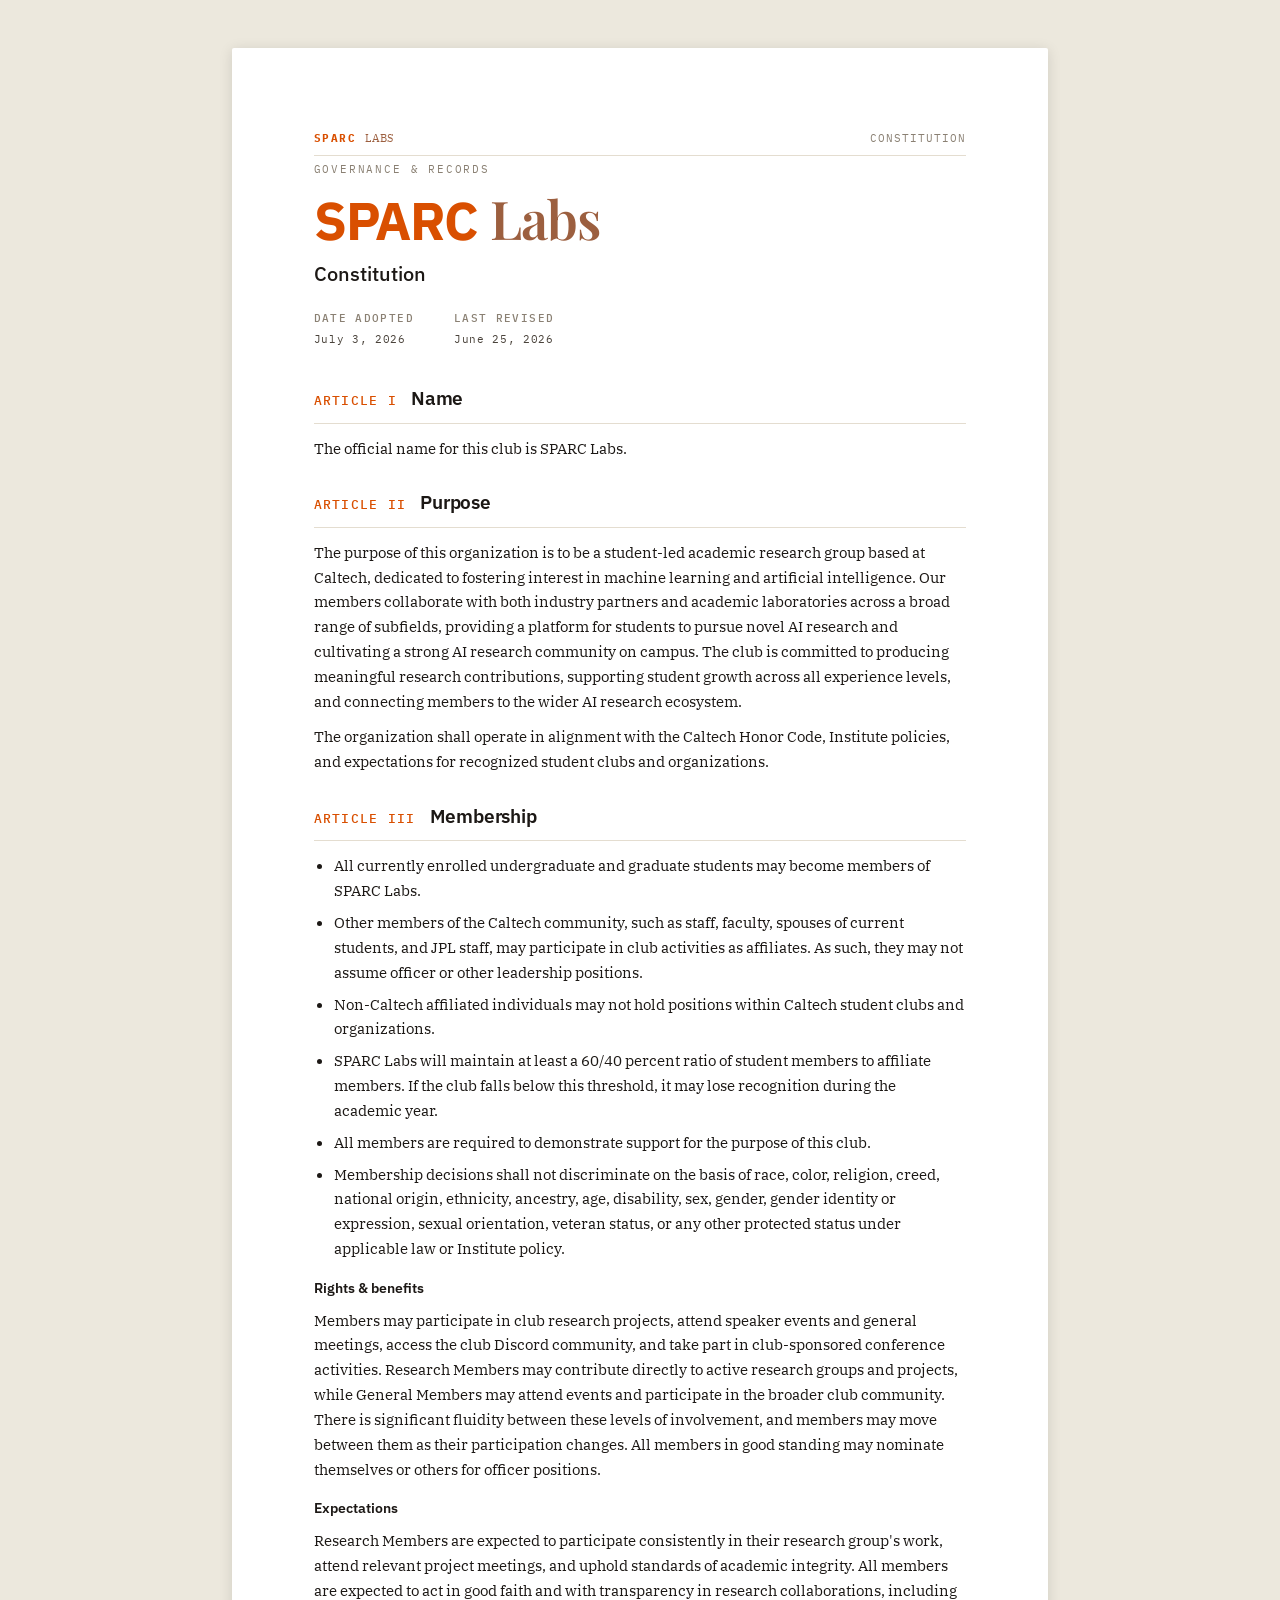
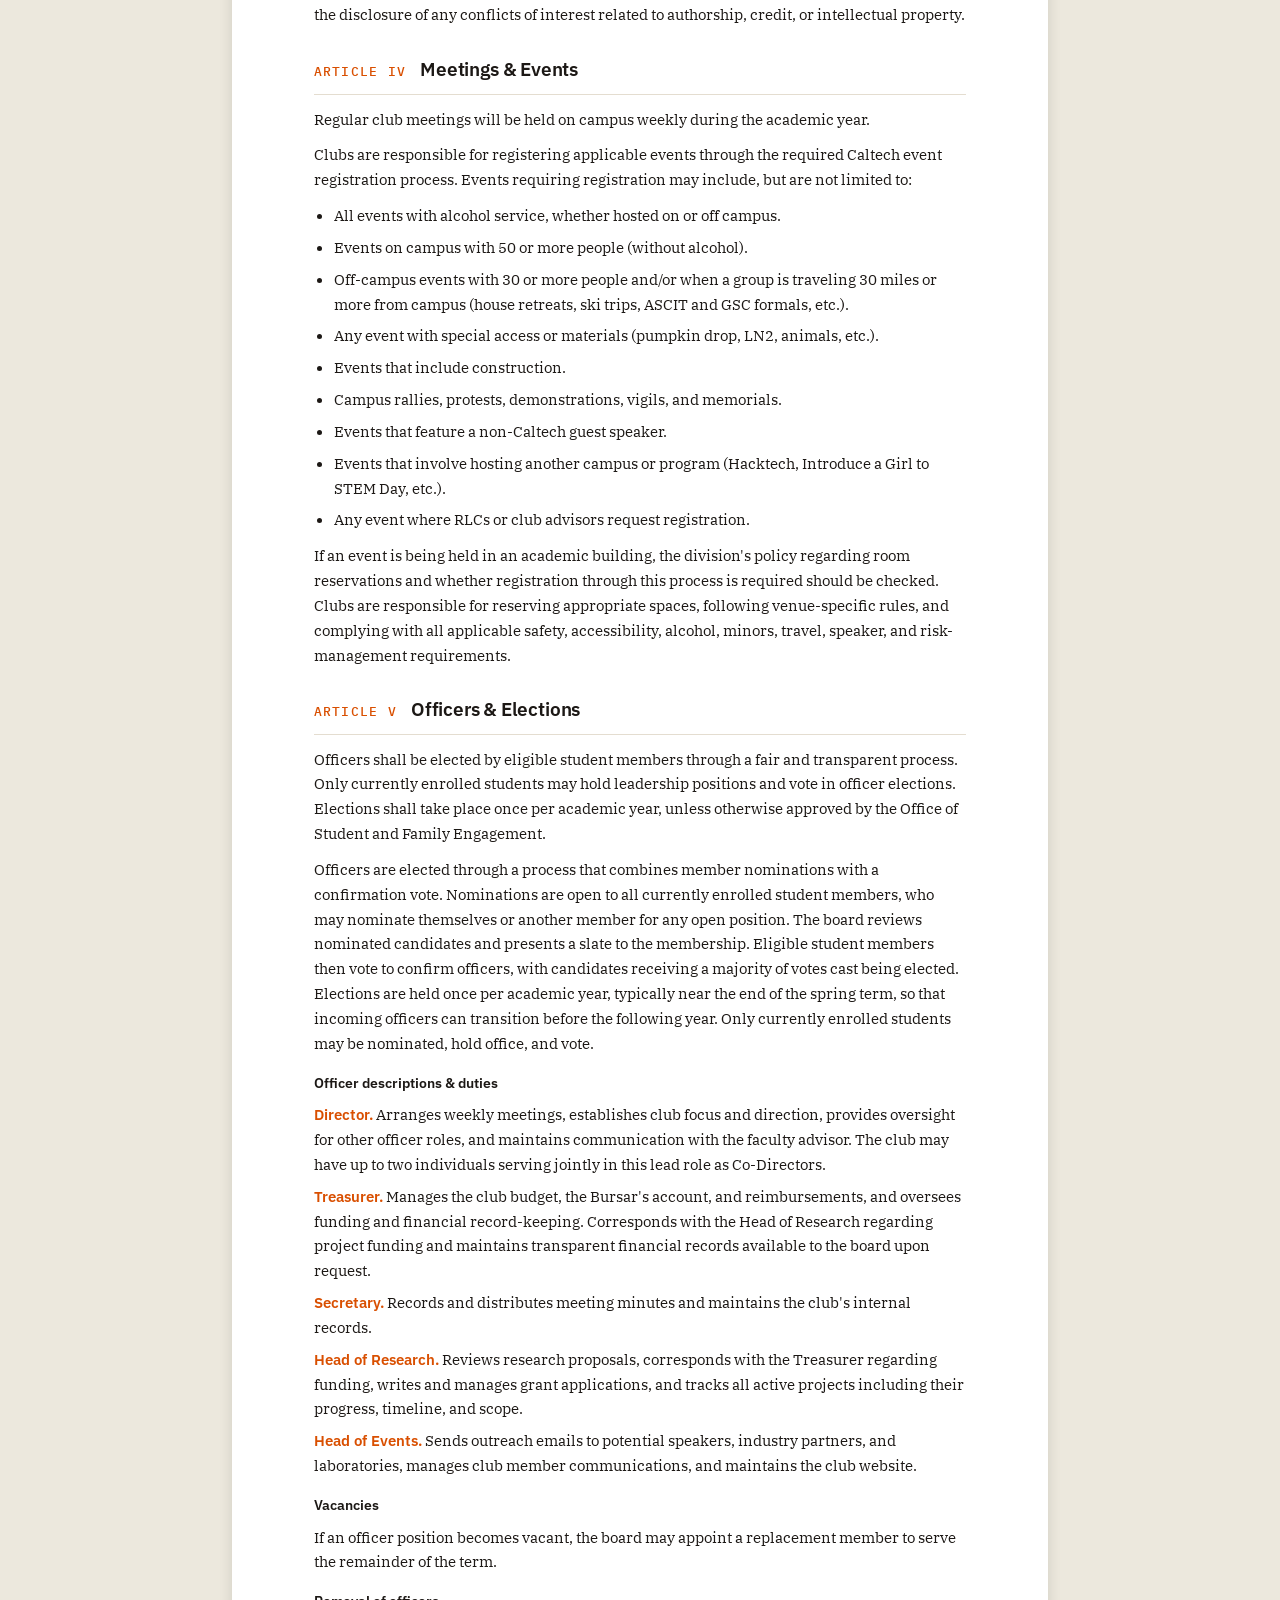
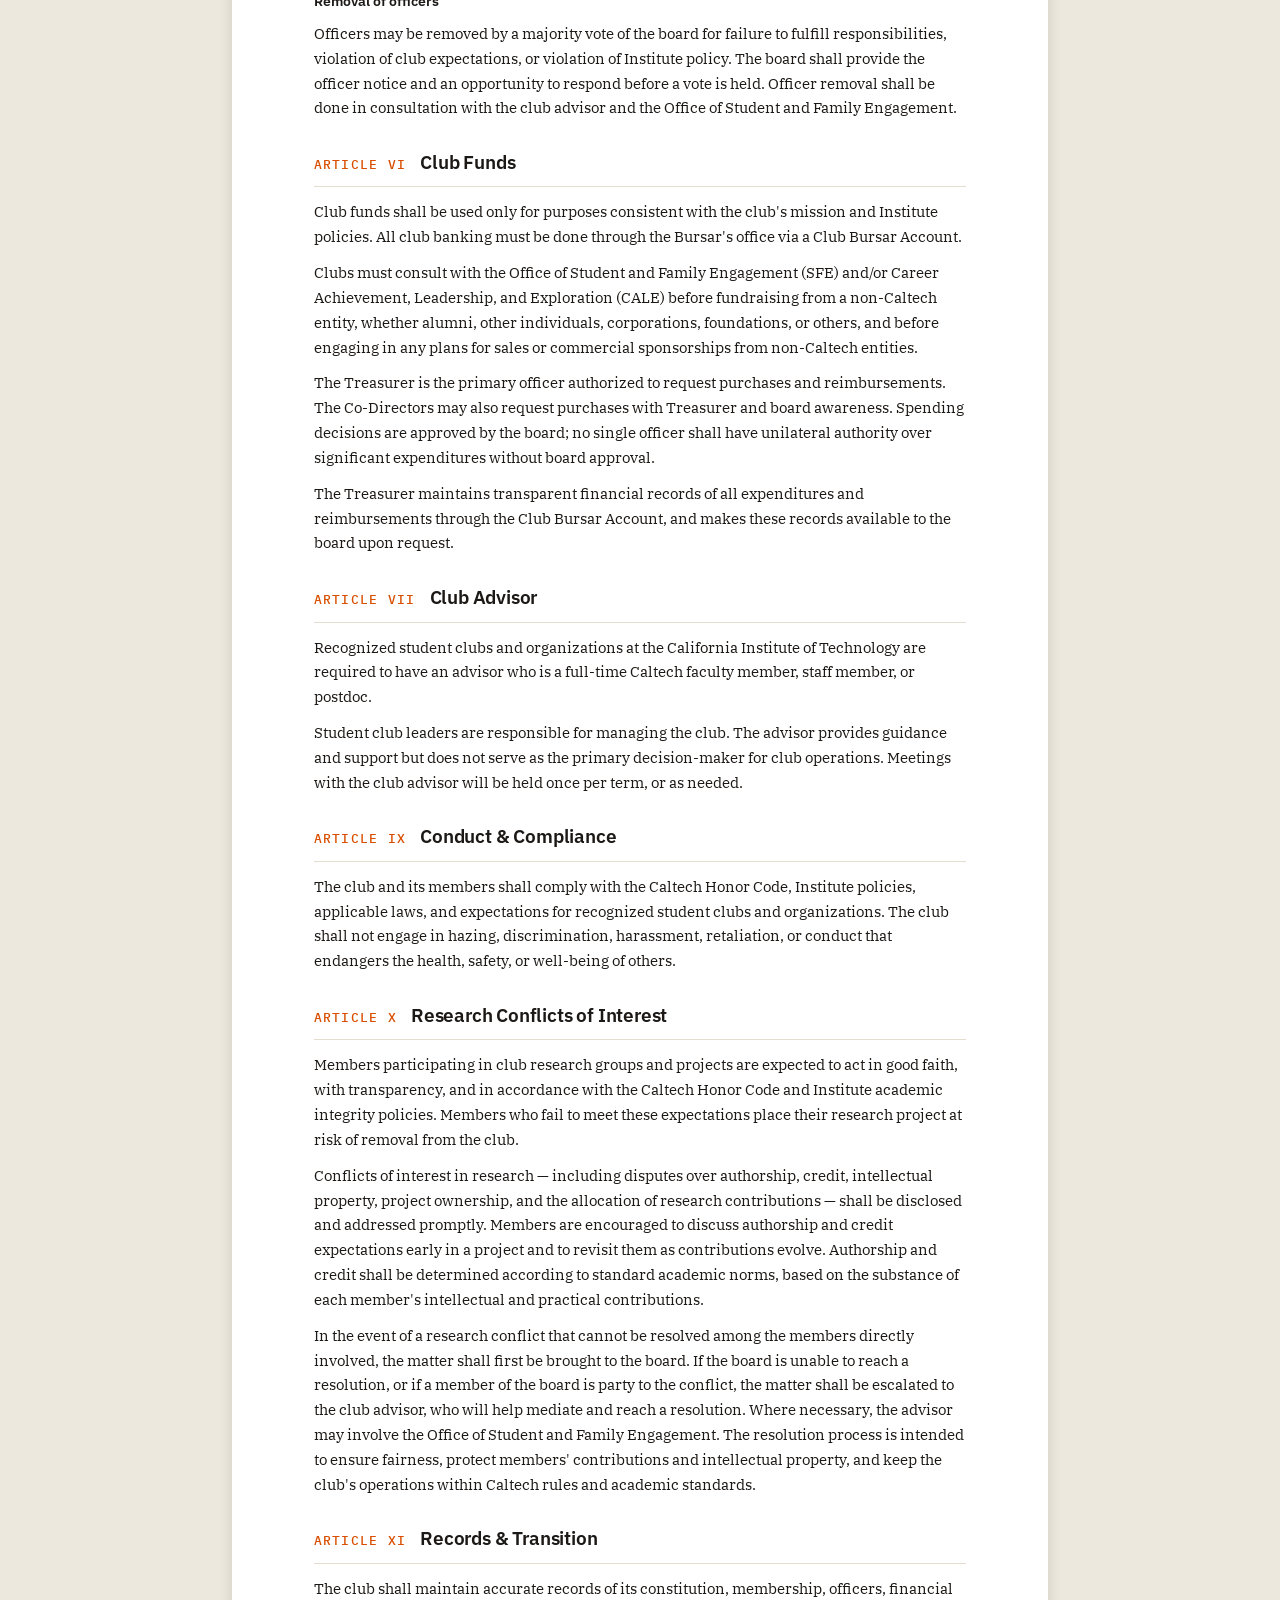
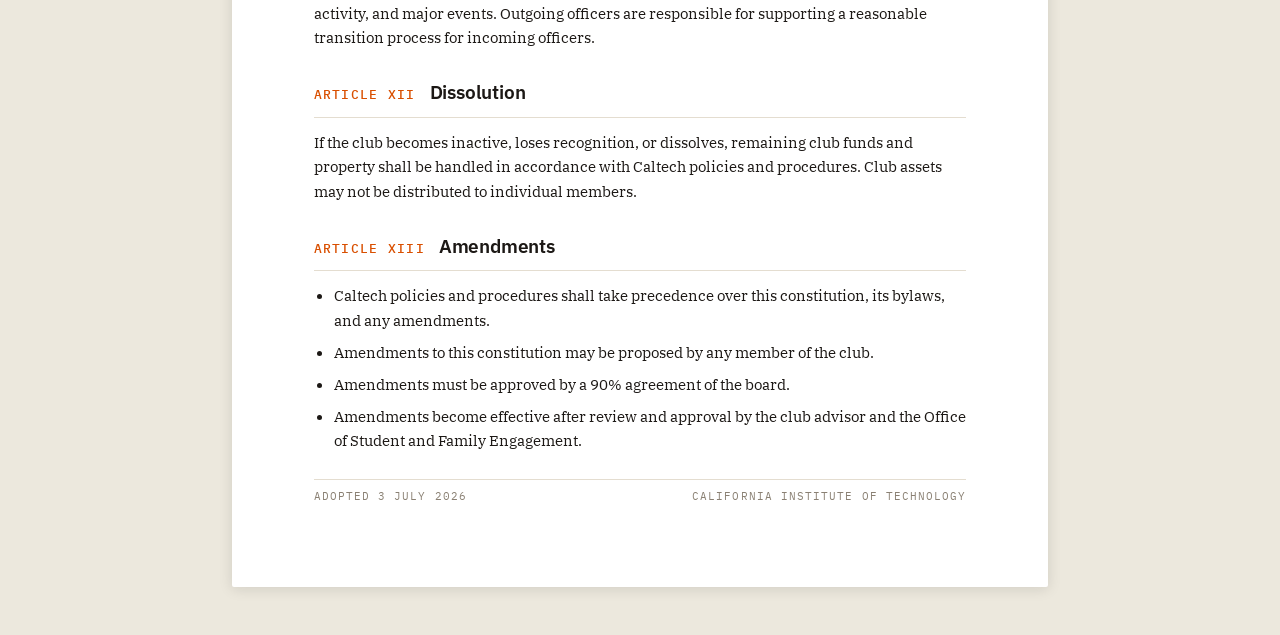
<file: Constitution.html>
<!doctype html>
<html lang="en">
<head>
  <meta charset="utf-8" />
  <title>SPARC Labs · Constitution</title>
  <meta name="viewport" content="width=device-width, initial-scale=1" />
  <meta name="description" content="The full constitution of SPARC Labs — a student-led AI research group at Caltech." />

  <link rel="preconnect" href="https://fonts.googleapis.com" />
  <link rel="preconnect" href="https://fonts.gstatic.com" crossorigin />
  <link rel="stylesheet" href="https://fonts.googleapis.com/css2?family=IBM+Plex+Sans:wght@400;500;600;700&family=IBM+Plex+Serif:ital,wght@0,400;0,500;0,600;1,400&family=IBM+Plex+Mono:wght@400;500&family=Playfair+Display:wght@600;700&display=swap" />

  <style>
    doc-page:not(:defined) { visibility: hidden; }

    :root {
      --ink:    #1c1815;
      --ink-2:  #4a433b;
      --muted:  #8a8073;
      --line:   #e4ddd0;
      --accent: #d94f00;
      --labs:   #9c5f3f;
      --sans:   "IBM Plex Sans", -apple-system, BlinkMacSystemFont, sans-serif;
      --serif:  "IBM Plex Serif", Georgia, serif;
      --mono:   "IBM Plex Mono", ui-monospace, Menlo, monospace;
    }

    body { margin: 0; background: #cfc7b6; }
    doc-page { color: var(--ink); font-family: var(--serif); font-size: 11.5pt; line-height: 1.62; }

    /* ---- running header / footer ---- */
    .run-head, .run-foot {
      display: flex; align-items: center; justify-content: space-between;
      font-family: var(--mono); font-size: 8pt; letter-spacing: 0.1em;
      text-transform: uppercase; color: var(--muted);
    }
    .run-head { border-bottom: 1px solid var(--line); padding-bottom: 8px; }
    .run-foot { border-top: 1px solid var(--line); padding-top: 8px; }
    .run-head .wm { color: var(--ink); letter-spacing: 0.14em; }
    .run-head .wm b { color: var(--accent); font-weight: 700; }
    .run-head .wm i { font-family: var(--serif); font-style: normal; color: var(--labs); letter-spacing: 0; }

    /* ---- title block ---- */
    .doc-title { margin: 4px 0 34px; }
    .doc-title .ey {
      font-family: var(--mono); font-size: 8.5pt; letter-spacing: 0.16em;
      text-transform: uppercase; color: var(--muted); display: block; margin-bottom: 14px;
    }
    .doc-title h1 {
      margin: 0; font-family: var(--sans); font-weight: 700; letter-spacing: -0.02em;
      font-size: 40pt; line-height: 0.98; color: var(--accent);
    }
    .doc-title h1 .labs {
      font-family: "Playfair Display", var(--serif); color: var(--labs); font-weight: 600;
    }
    .doc-title .sub {
      margin: 12px 0 0; font-family: var(--sans); font-weight: 500; font-size: 15pt;
      color: var(--ink);
    }
    .doc-dates {
      display: flex; gap: 40px; margin-top: 18px;
      font-family: var(--mono); font-size: 8.5pt; letter-spacing: 0.06em; color: var(--ink-2);
    }
    .doc-dates b { color: var(--muted); font-weight: 500; text-transform: uppercase; letter-spacing: 0.12em; display: block; margin-bottom: 3px; }

    /* ---- articles ---- */
    article { margin: 0 0 26px; break-inside: avoid; }
    article h2 {
      margin: 0 0 12px; padding-bottom: 9px; border-bottom: 1px solid var(--line);
      font-family: var(--sans); font-weight: 600; font-size: 14.5pt; letter-spacing: -0.01em;
      color: var(--ink); display: flex; align-items: baseline; gap: 14px;
    }
    article h2 .an {
      font-family: var(--mono); font-size: 9.5pt; font-weight: 500; letter-spacing: 0.1em;
      color: var(--accent); flex: none; min-width: 82px; text-transform: uppercase;
    }
    article p { margin: 0 0 11px; }
    article p:last-child { margin-bottom: 0; }
    ul { margin: 0 0 11px; padding-left: 20px; }
    li { margin: 0 0 7px; }
    .roles { list-style: none; padding-left: 0; }
    .roles li { padding-left: 0; }
    .roles b { font-family: var(--sans); font-weight: 600; color: var(--accent); }
    .sub-h {
      font-family: var(--sans); font-weight: 600; font-size: 10.5pt; color: var(--ink);
      margin: 16px 0 8px;
    }
    .note {
      margin-top: 8px; font-style: italic; color: var(--ink-2);
    }

    @media print { body { background: #fff; } }
  </style>
</head>
<body>
  <template id="__bundler_thumbnail">
    <svg viewBox="0 0 100 100" xmlns="http://www.w3.org/2000/svg">
      <rect width="100" height="100" fill="#f3eee0"/>
      <text x="50" y="52" text-anchor="middle" font-family="IBM Plex Sans, sans-serif" font-weight="700" font-size="18" fill="#d94f00">SPARC</text>
      <text x="50" y="70" text-anchor="middle" font-family="Playfair Display, Georgia, serif" font-weight="600" font-size="13" fill="#9c5f3f">Labs</text>
    </svg>
  </template>

  <doc-page size="letter" margin="0.85in">
    <div class="run-head" slot="header">
      <span class="wm"><b>SPARC</b> <i>Labs</i></span>
      <span>Constitution</span>
    </div>
    <div class="run-foot" slot="footer">
      <span>Adopted 3 July 2026</span>
      <span>California Institute of Technology</span>
    </div>

    <div class="doc-title">
      <span class="ey">Governance &amp; Records</span>
      <h1>SPARC <span class="labs">Labs</span></h1>
      <p class="sub">Constitution</p>
      <div class="doc-dates">
        <span><b>Date adopted</b>July 3, 2026</span>
        <span><b>Last revised</b>June 25, 2026</span>
      </div>
    </div>

    <article>
      <h2><span class="an">Article I</span> Name</h2>
      <p>The official name for this club is SPARC Labs.</p>
    </article>

    <article>
      <h2><span class="an">Article II</span> Purpose</h2>
      <p>The purpose of this organization is to be a student-led academic research group based at Caltech, dedicated to fostering interest in machine learning and artificial intelligence. Our members collaborate with both industry partners and academic laboratories across a broad range of subfields, providing a platform for students to pursue novel AI research and cultivating a strong AI research community on campus. The club is committed to producing meaningful research contributions, supporting student growth across all experience levels, and connecting members to the wider AI research ecosystem.</p>
      <p>The organization shall operate in alignment with the Caltech Honor Code, Institute policies, and expectations for recognized student clubs and organizations.</p>
    </article>

    <article>
      <h2><span class="an">Article III</span> Membership</h2>
      <ul>
        <li>All currently enrolled undergraduate and graduate students may become members of SPARC Labs.</li>
        <li>Other members of the Caltech community, such as staff, faculty, spouses of current students, and JPL staff, may participate in club activities as affiliates. As such, they may not assume officer or other leadership positions.</li>
        <li>Non-Caltech affiliated individuals may not hold positions within Caltech student clubs and organizations.</li>
        <li>SPARC Labs will maintain at least a 60/40 percent ratio of student members to affiliate members. If the club falls below this threshold, it may lose recognition during the academic year.</li>
        <li>All members are required to demonstrate support for the purpose of this club.</li>
        <li>Membership decisions shall not discriminate on the basis of race, color, religion, creed, national origin, ethnicity, ancestry, age, disability, sex, gender, gender identity or expression, sexual orientation, veteran status, or any other protected status under applicable law or Institute policy.</li>
      </ul>
      <p class="sub-h">Rights &amp; benefits</p>
      <p>Members may participate in club research projects, attend speaker events and general meetings, access the club Discord community, and take part in club-sponsored conference activities. Research Members may contribute directly to active research groups and projects, while General Members may attend events and participate in the broader club community. There is significant fluidity between these levels of involvement, and members may move between them as their participation changes. All members in good standing may nominate themselves or others for officer positions.</p>
      <p class="sub-h">Expectations</p>
      <p>Research Members are expected to participate consistently in their research group's work, attend relevant project meetings, and uphold standards of academic integrity. All members are expected to act in good faith and with transparency in research collaborations, including the disclosure of any conflicts of interest related to authorship, credit, or intellectual property.</p>
    </article>

    <article>
      <h2><span class="an">Article IV</span> Meetings &amp; Events</h2>
      <p>Regular club meetings will be held on campus weekly during the academic year.</p>
      <p>Clubs are responsible for registering applicable events through the required Caltech event registration process. Events requiring registration may include, but are not limited to:</p>
      <ul>
        <li>All events with alcohol service, whether hosted on or off campus.</li>
        <li>Events on campus with 50 or more people (without alcohol).</li>
        <li>Off-campus events with 30 or more people and/or when a group is traveling 30 miles or more from campus (house retreats, ski trips, ASCIT and GSC formals, etc.).</li>
        <li>Any event with special access or materials (pumpkin drop, LN2, animals, etc.).</li>
        <li>Events that include construction.</li>
        <li>Campus rallies, protests, demonstrations, vigils, and memorials.</li>
        <li>Events that feature a non-Caltech guest speaker.</li>
        <li>Events that involve hosting another campus or program (Hacktech, Introduce a Girl to STEM Day, etc.).</li>
        <li>Any event where RLCs or club advisors request registration.</li>
      </ul>
      <p>If an event is being held in an academic building, the division's policy regarding room reservations and whether registration through this process is required should be checked. Clubs are responsible for reserving appropriate spaces, following venue-specific rules, and complying with all applicable safety, accessibility, alcohol, minors, travel, speaker, and risk-management requirements.</p>
    </article>

    <article>
      <h2><span class="an">Article V</span> Officers &amp; Elections</h2>
      <p>Officers shall be elected by eligible student members through a fair and transparent process. Only currently enrolled students may hold leadership positions and vote in officer elections. Elections shall take place once per academic year, unless otherwise approved by the Office of Student and Family Engagement.</p>
      <p>Officers are elected through a process that combines member nominations with a confirmation vote. Nominations are open to all currently enrolled student members, who may nominate themselves or another member for any open position. The board reviews nominated candidates and presents a slate to the membership. Eligible student members then vote to confirm officers, with candidates receiving a majority of votes cast being elected. Elections are held once per academic year, typically near the end of the spring term, so that incoming officers can transition before the following year. Only currently enrolled students may be nominated, hold office, and vote.</p>
      <p class="sub-h">Officer descriptions &amp; duties</p>
      <ul class="roles">
        <li><b>Director.</b> Arranges weekly meetings, establishes club focus and direction, provides oversight for other officer roles, and maintains communication with the faculty advisor. The club may have up to two individuals serving jointly in this lead role as Co-Directors.</li>
        <li><b>Treasurer.</b> Manages the club budget, the Bursar's account, and reimbursements, and oversees funding and financial record-keeping. Corresponds with the Head of Research regarding project funding and maintains transparent financial records available to the board upon request.</li>
        <li><b>Secretary.</b> Records and distributes meeting minutes and maintains the club's internal records.</li>
        <li><b>Head of Research.</b> Reviews research proposals, corresponds with the Treasurer regarding funding, writes and manages grant applications, and tracks all active projects including their progress, timeline, and scope.</li>
        <li><b>Head of Events.</b> Sends outreach emails to potential speakers, industry partners, and laboratories, manages club member communications, and maintains the club website.</li>
      </ul>
      <p class="sub-h">Vacancies</p>
      <p>If an officer position becomes vacant, the board may appoint a replacement member to serve the remainder of the term.</p>
      <p class="sub-h">Removal of officers</p>
      <p>Officers may be removed by a majority vote of the board for failure to fulfill responsibilities, violation of club expectations, or violation of Institute policy. The board shall provide the officer notice and an opportunity to respond before a vote is held. Officer removal shall be done in consultation with the club advisor and the Office of Student and Family Engagement.</p>
    </article>

    <article>
      <h2><span class="an">Article VI</span> Club Funds</h2>
      <p>Club funds shall be used only for purposes consistent with the club's mission and Institute policies. All club banking must be done through the Bursar's office via a Club Bursar Account.</p>
      <p>Clubs must consult with the Office of Student and Family Engagement (SFE) and/or Career Achievement, Leadership, and Exploration (CALE) before fundraising from a non-Caltech entity, whether alumni, other individuals, corporations, foundations, or others, and before engaging in any plans for sales or commercial sponsorships from non-Caltech entities.</p>
      <p>The Treasurer is the primary officer authorized to request purchases and reimbursements. The Co-Directors may also request purchases with Treasurer and board awareness. Spending decisions are approved by the board; no single officer shall have unilateral authority over significant expenditures without board approval.</p>
      <p>The Treasurer maintains transparent financial records of all expenditures and reimbursements through the Club Bursar Account, and makes these records available to the board upon request.</p>
    </article>

    <article>
      <h2><span class="an">Article VII</span> Club Advisor</h2>
      <p>Recognized student clubs and organizations at the California Institute of Technology are required to have an advisor who is a full-time Caltech faculty member, staff member, or postdoc.</p>
      <p>Student club leaders are responsible for managing the club. The advisor provides guidance and support but does not serve as the primary decision-maker for club operations. Meetings with the club advisor will be held once per term, or as needed.</p>
    </article>

    <article>
      <h2><span class="an">Article IX</span> Conduct &amp; Compliance</h2>
      <p>The club and its members shall comply with the Caltech Honor Code, Institute policies, applicable laws, and expectations for recognized student clubs and organizations. The club shall not engage in hazing, discrimination, harassment, retaliation, or conduct that endangers the health, safety, or well-being of others.</p>
    </article>

    <article>
      <h2><span class="an">Article X</span> Research Conflicts of Interest</h2>
      <p>Members participating in club research groups and projects are expected to act in good faith, with transparency, and in accordance with the Caltech Honor Code and Institute academic integrity policies. Members who fail to meet these expectations place their research project at risk of removal from the club.</p>
      <p>Conflicts of interest in research — including disputes over authorship, credit, intellectual property, project ownership, and the allocation of research contributions — shall be disclosed and addressed promptly. Members are encouraged to discuss authorship and credit expectations early in a project and to revisit them as contributions evolve. Authorship and credit shall be determined according to standard academic norms, based on the substance of each member's intellectual and practical contributions.</p>
      <p>In the event of a research conflict that cannot be resolved among the members directly involved, the matter shall first be brought to the board. If the board is unable to reach a resolution, or if a member of the board is party to the conflict, the matter shall be escalated to the club advisor, who will help mediate and reach a resolution. Where necessary, the advisor may involve the Office of Student and Family Engagement. The resolution process is intended to ensure fairness, protect members' contributions and intellectual property, and keep the club's operations within Caltech rules and academic standards.</p>
    </article>

    <article>
      <h2><span class="an">Article XI</span> Records &amp; Transition</h2>
      <p>The club shall maintain accurate records of its constitution, membership, officers, financial activity, and major events. Outgoing officers are responsible for supporting a reasonable transition process for incoming officers.</p>
    </article>

    <article>
      <h2><span class="an">Article XII</span> Dissolution</h2>
      <p>If the club becomes inactive, loses recognition, or dissolves, remaining club funds and property shall be handled in accordance with Caltech policies and procedures. Club assets may not be distributed to individual members.</p>
    </article>

    <article>
      <h2><span class="an">Article XIII</span> Amendments</h2>
      <ul>
        <li>Caltech policies and procedures shall take precedence over this constitution, its bylaws, and any amendments.</li>
        <li>Amendments to this constitution may be proposed by any member of the club.</li>
        <li>Amendments must be approved by a 90% agreement of the board.</li>
        <li>Amendments become effective after review and approval by the club advisor and the Office of Student and Family Engagement.</li>
      </ul>
    </article>
  </doc-page>

  <script src="doc-page.js"></script>
</body>
</html>
</file>
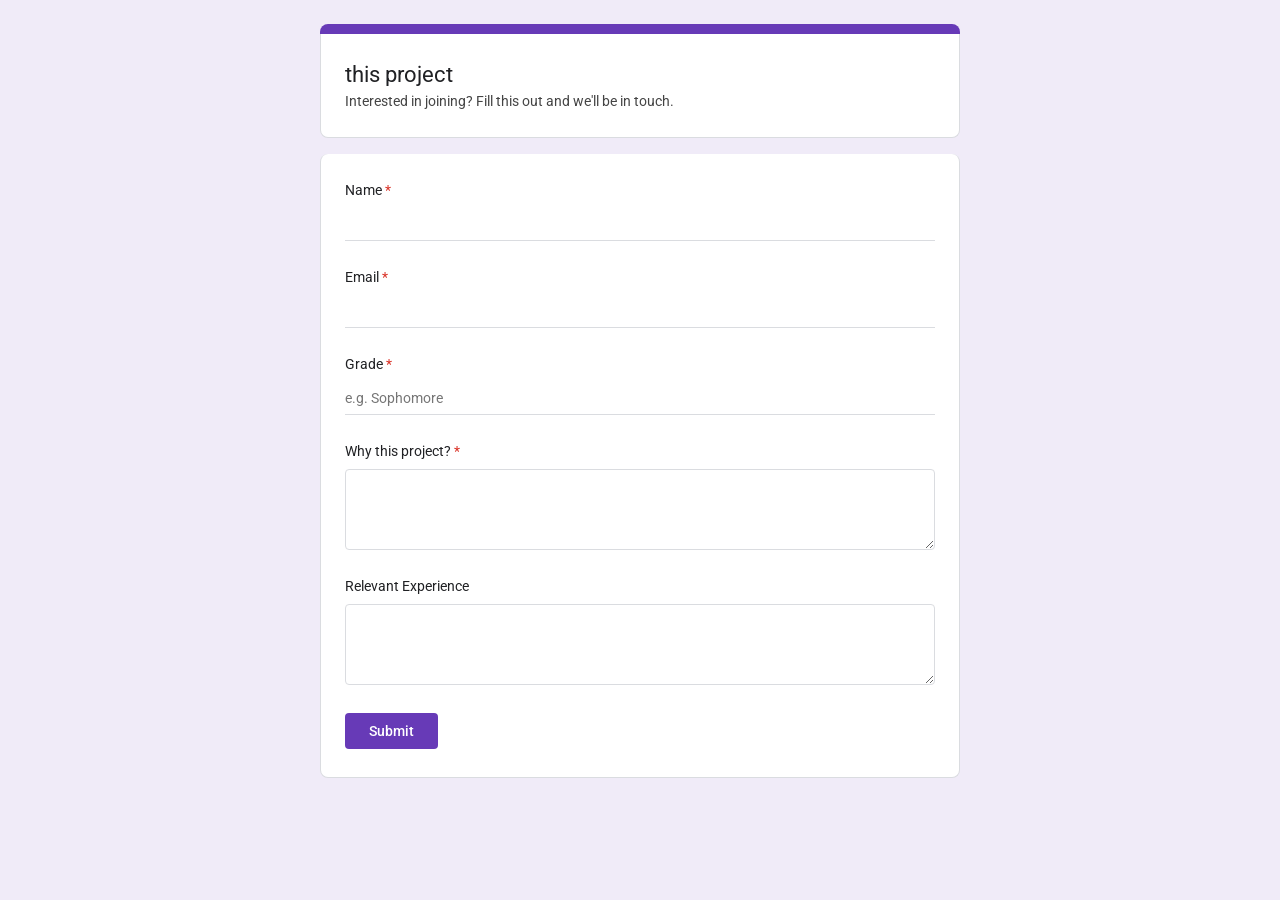
<file: project-form.html>
<!doctype html>
<html lang="en">
<head>
<meta charset="utf-8" />
<title>Project interest form</title>
<meta name="viewport" content="width=device-width, initial-scale=1" />
<link rel="preconnect" href="https://fonts.googleapis.com" />
<link rel="stylesheet" href="https://fonts.googleapis.com/css2?family=Roboto:wght@400;500;700&display=swap" />
<style>
*{box-sizing:border-box}
body{margin:0;background:#f0ebf8;font-family:'Roboto',Arial,sans-serif;min-height:100vh;padding:24px 16px}
.wrap{max-width:640px;margin:0 auto}
.topbar{height:10px;border-radius:8px 8px 0 0;background:#673ab7}
.card{background:#fff;border:1px solid #dadce0;border-top:none;padding:28px 24px;margin-bottom:16px}
.card.header{border-radius:0 0 8px 8px}
h1{font-size:22px;font-weight:400;margin:0 0 6px;color:#202124}
.desc{font-size:14px;color:#444;margin:0}
.q{border-radius:8px}
label{display:block;font-size:14px;color:#202124;margin-bottom:10px}
.req{color:#d93025}
input{width:100%;border:none;border-bottom:1px solid #dadce0;padding:8px 0;font-size:14px;font-family:inherit;background:transparent}
textarea{width:100%;border:1px solid #dadce0;border-radius:4px;padding:8px;font-size:14px;font-family:inherit;background:transparent}\
input:focus{outline:none;border-bottom:2px solid #673ab7;margin-bottom:-1px}
textarea:focus{outline:none;border:1px solid #673ab7;border-radius:4px;margin-bottom:-1px;padding:8px}textarea{resize:vertical;display:block;line-height:1.5}
.field{margin-bottom:28px}
.actions{display:flex;align-items:center;justify-content:space-between;margin-top:8px}
button{background:#673ab7;color:#fff;border:none;padding:10px 24px;border-radius:4px;font-size:14px;font-weight:500;cursor:pointer;font-family:inherit}
button:hover{background:#5a2fa0}
button:disabled{background:#c8c8c8;cursor:default}
.done{text-align:center;padding:40px 20px}
.done h2{font-weight:400;color:#202124}
</style>
</head>
<body>
<div class="wrap">
  <div class="topbar"></div>
  <div class="card header">
    <h1 id="formTitle">Project interest form</h1>
    <p class="desc" id="formDesc">Tell us a bit about yourself and why you'd like to join.</p>
  </div>
  <div class="card q" id="formCard">
    <form id="applyForm">
      <div class="field"><label>Name <span class="req">*</span></label><input required id="name" /></div>
      <div class="field"><label>Email <span class="req">*</span></label><input required type="email" id="email" /></div>
      <div class="field"><label>Grade <span class="req">*</span></label><input required id="grade" placeholder="e.g. Sophomore" /></div>
      <div class="field"><label>Why this project? <span class="req">*</span></label><textarea required rows="3" id="reason"></textarea></div>
      <div class="field"><label>Relevant Experience</label><textarea rows="3" id="experience"></textarea></div>
      <div class="actions">
        <button type="submit" id="submitBtn">Submit</button>
      </div>
    </form>
  </div>
  <div class="card q" id="doneCard" style="display:none">
    <div class="done">
      <h2>Thanks — you're in the queue.</h2>
      <p class="desc">We'll follow up by email about this project.</p>
    </div>
  </div>
</div>
<script>
// ✎ paste your Apps Script /exec URL here (same one used elsewhere on the site)
const PROJECT_FORM_ENDPOINT = "https://script.google.com/macros/s/AKfycby7Ji_oR7jmNouCSuaPXcCnbkJpPFqH59paxT-plfLq5OakVrs9F386YPoAe2bqMXpibw/exec";

const params = new URLSearchParams(location.search);
const project = params.get("project") || "this project";
document.getElementById("formTitle").textContent = project;
document.getElementById("formDesc").textContent = "Interested in joining? Fill this out and we'll be in touch.";

document.getElementById("applyForm").addEventListener("submit", function(e){
  e.preventDefault();
  const btn = document.getElementById("submitBtn");
  btn.disabled = true; btn.textContent = "Sending…";
  const payload = {
    project: project,
    name: document.getElementById("name").value,
    email: document.getElementById("email").value,
    grade: document.getElementById("grade").value,
    reason: document.getElementById("reason").value,
    experience: document.getElementById("experience").value
  };
  const finish = () => {
    document.getElementById("formCard").style.display = "none";
    document.getElementById("doneCard").style.display = "block";
  };
  if (!PROJECT_FORM_ENDPOINT || PROJECT_FORM_ENDPOINT === "#") { finish(); return; }
  fetch(PROJECT_FORM_ENDPOINT, {
    method: "POST",
    mode: "no-cors",
    headers: { "Content-Type": "text/plain" },
    body: JSON.stringify(payload)
  }).then(finish).catch(finish);
});
</script>
</body>
</html>
</file>
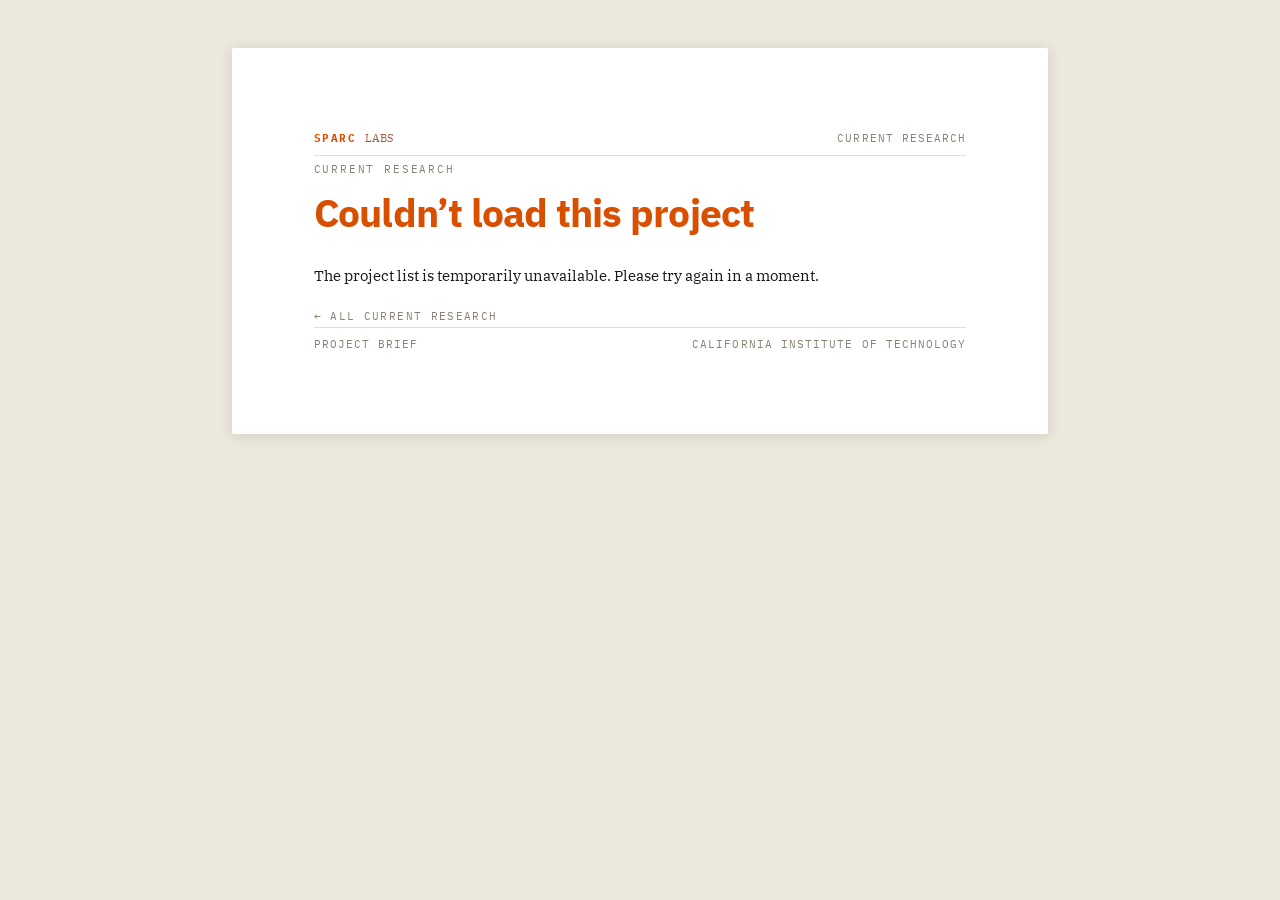
<file: project.html>
<!doctype html>
<html lang="en">
<head>
<meta charset="utf-8" />
<title>SPARC Labs · Project</title>
<meta name="viewport" content="width=device-width, initial-scale=1" />
<link rel="preconnect" href="https://fonts.googleapis.com" />
<link rel="preconnect" href="https://fonts.gstatic.com" crossorigin />
<link rel="stylesheet" href="https://fonts.googleapis.com/css2?family=IBM+Plex+Sans:wght@400;500;600;700&family=IBM+Plex+Serif:ital,wght@0,400;0,500;0,600;1,400&family=IBM+Plex+Mono:wght@400;500&family=Playfair+Display:wght@600;700&display=swap" />
<style>
doc-page:not(:defined){visibility:hidden}
:root{--ink:#1c1815;--ink-2:#4a433b;--muted:#8a8073;--line:#e4ddd0;--accent:#d94f00;--labs:#9c5f3f;--sans:"IBM Plex Sans",-apple-system,BlinkMacSystemFont,sans-serif;--serif:"IBM Plex Serif",Georgia,serif;--mono:"IBM Plex Mono",ui-monospace,Menlo,monospace}
body{margin:0;background:#cfc7b6}
doc-page{color:var(--ink);font-family:var(--serif);font-size:11.5pt;line-height:1.62}
.run-head,.run-foot{display:flex;align-items:center;justify-content:space-between;font-family:var(--mono);font-size:8pt;letter-spacing:.1em;text-transform:uppercase;color:var(--muted)}
.run-head{border-bottom:1px solid var(--line);padding-bottom:8px}
.run-foot{border-top:1px solid var(--line);padding-top:8px}
.run-head .wm{color:var(--ink);letter-spacing:.14em}
.run-head .wm b{color:var(--accent);font-weight:700}
.run-head .wm i{font-family:var(--serif);font-style:normal;color:var(--labs);letter-spacing:0}
.doc-title{margin:4px 0 30px}
.doc-title .ey{font-family:var(--mono);font-size:8.5pt;letter-spacing:.16em;text-transform:uppercase;color:var(--muted);display:block;margin-bottom:14px}
.doc-title h1{margin:0;font-family:var(--sans);font-weight:700;letter-spacing:-.02em;font-size:29pt;line-height:1.06;color:var(--accent);text-wrap:pretty}
.status{display:inline-flex;align-items:center;gap:9px;margin-top:18px;padding:7px 14px;border:1px solid var(--line);font-family:var(--mono);font-size:8.5pt;letter-spacing:.12em;text-transform:uppercase;color:var(--ink-2)}
.status .dot{width:8px;height:8px;border-radius:50%;background:var(--accent);flex:none;animation:pulse 1.4s ease-in-out infinite}
.status.closed .dot{background:var(--muted);animation:none}
@keyframes pulse{0%,100%{opacity:1}50%{opacity:.3}}
@media (prefers-reduced-motion:reduce){.status .dot{animation:none}}
.facts{margin:0 0 30px;border-top:1px solid var(--line)}
.facts div{display:grid;grid-template-columns:150px 1fr;gap:18px;padding:11px 0;border-bottom:1px solid var(--line)}
.facts dt{font-family:var(--mono);font-size:8.5pt;letter-spacing:.12em;text-transform:uppercase;color:var(--muted)}
.facts dd{margin:0;font-family:var(--sans);font-size:10.5pt;color:var(--ink)}
section{margin:0 0 26px}
h2{margin:0 0 12px;padding-bottom:9px;border-bottom:1px solid var(--line);font-family:var(--sans);font-weight:600;font-size:14.5pt;letter-spacing:-.01em;color:var(--ink);display:flex;align-items:baseline;gap:14px}
h2 .an{font-family:var(--mono);font-size:9.5pt;font-weight:500;letter-spacing:.1em;color:var(--accent);flex:none;text-transform:uppercase}
p{margin:0 0 11px}
.cta{display:inline-flex;align-items:center;gap:12px;margin-top:6px;padding:13px 22px;background:var(--accent);color:#f7f3ea;font-family:var(--mono);font-size:9.5pt;letter-spacing:.12em;text-transform:uppercase;text-decoration:none}
.cta:hover{background:#b84200}
.closed-note{padding:18px 20px;border:1px solid var(--line);background:rgba(0,0,0,.02);color:var(--ink-2);font-style:italic}
.proposal-embed{border:1px solid var(--line);background:#fff;margin-bottom:12px}
.proposal-embed iframe{display:block;width:100%;height:820px;border:0}
.proposal-open{display:inline-block;font-family:var(--mono);font-size:8.5pt;letter-spacing:.12em;text-transform:uppercase;text-decoration:none}
@media print{.proposal-embed{display:none}}
.back{display:inline-block;margin-top:8px;font-family:var(--mono);font-size:8.5pt;letter-spacing:.12em;text-transform:uppercase;color:var(--muted);text-decoration:none}
.back:hover{color:var(--accent)}
a{color:var(--accent)}
a:hover{color:#b84200}
.state{font-family:var(--mono);font-size:9.5pt;letter-spacing:.06em;color:var(--muted)}
@media print{body{background:#fff}.back{display:none}}
</style>
</head>
<body>
<doc-page size="letter" margin="0.85in">
  <div class="run-head" slot="header">
    <span class="wm"><b>SPARC</b> <i>Labs</i></span>
    <span>Current Research</span>
  </div>
  <div class="run-foot" slot="footer">
    <span>Project brief</span>
    <span>California Institute of Technology</span>
  </div>

  <div id="doc"><p class="state">Loading project…</p></div>
</doc-page>

<script src="doc-page.js"></script>
<script>
/* Reads the same "Current Projects" sheet as the website. To point this page at
   a different sheet, change SHEET_ID here AND in app.jsx so they stay in sync. */
var SHEET_ID = "1TbF_dmU6EGUw3hmAbtsmduEbtp0IxBYM-oEiepR5mvg";

var wanted = new URLSearchParams(location.search).get("project") || "";
var doc = document.getElementById("doc");

/* Content is injected after the sheet fetch resolves, which is later than
   doc-page's initial header/footer measurement. Writing through render()
   makes the component re-measure so the running header can't overlap. */
function render(markup){
  doc.innerHTML = markup;
  var page = document.querySelector("doc-page");
  var remeasure = function(){
    if (page && typeof page._measure === "function") page._measure();
    else window.dispatchEvent(new Event("resize"));
  };
  requestAnimationFrame(function(){
    remeasure();
    requestAnimationFrame(remeasure);
  });
  if (document.fonts && document.fonts.ready) document.fonts.ready.then(remeasure);
}

/* Turn a Drive / Docs share URL into its embeddable /preview form so the
   proposal renders inside this page instead of sending people off-site.
   Works for docs, slides, sheets and uploaded PDFs shared "anyone with the
   link". Returns "" if the URL isn't a recognisable Drive link. */
function embedUrl(u){
  u = String(u || "").trim();
  if (!u) return "";
  var m = u.match(/\/(document|presentation|spreadsheets)\/d\/([a-zA-Z0-9_-]+)/);
  if (m) return "https://docs.google.com/" + m[1] + "/d/" + m[2] + "/preview";
  m = u.match(/drive\.google\.com\/file\/d\/([a-zA-Z0-9_-]+)/);
  if (m) return "https://drive.google.com/file/d/" + m[1] + "/preview";
  m = u.match(/[?&]id=([a-zA-Z0-9_-]+)/);
  if (m) return "https://drive.google.com/file/d/" + m[1] + "/preview";
  return "";
}

function esc(s){return String(s==null?"":s).replace(/&/g,"&amp;").replace(/</g,"&lt;").replace(/>/g,"&gt;").replace(/"/g,"&quot;");}

/* Loose title match: ignores case, curly quotes, dashes and extra spaces so a
   small edit in the sheet doesn't break the link from the main site. */
function norm(s){
  return String(s==null?"":s).toLowerCase()
    .replace(/[\u2018\u2019]/g,"'").replace(/[\u201c\u201d]/g,'"')
    .replace(/[\u2010-\u2015]/g,"-")
    .replace(/\s+/g," ").trim();
}

fetch("https://docs.google.com/spreadsheets/d/" + SHEET_ID + "/gviz/tq?tqx=out:json")
.then(function(r){return r.text();})
.then(function(txt){
  var data = JSON.parse(txt.slice(txt.indexOf("{"), txt.lastIndexOf("}") + 1));
  var cols = (data.table.cols || []).map(function(c){return (c.label || "").toLowerCase();});
  var rows = (data.table.rows || []).map(function(r){
    return (r.c || []).map(function(c){return c && c.v != null ? String(c.v).trim() : "";});
  });
  if (!cols.some(function(l){return l;})) { cols = (rows[0] || []).map(function(s){return s.toLowerCase();}); rows = rows.slice(1); }
  function at(n){return cols.findIndex(function(l){return l.indexOf(n) !== -1;});}
  var iDesc = at("description"), iActive = at("active"), iSub = at("subject"),
      iMem = at("member"), iConf = at("conference"), iAcc = at("accepting"), iProp = at("proposal"),
      iAbs = at("abstract"), iLead = at("lead"), iPoc = at("point of contact"), iCollab = at("collaborat");
  
  var row = rows.filter(function(c){ return c[iDesc] && /^y/i.test(c[iActive] || ""); })
                .filter(function(c){ return norm(c[iDesc]) === norm(wanted); })[0];
  if (!row) {
    render('<div class="doc-title"><span class="ey">Current Research</span>'
      + '<h1>Project not found</h1></div>'
      + '<p>This project is no longer listed as active. Head back to the site to see what\u2019s currently in flight.</p>'
      + '<a class="back" href="index.html#current-research">\u2190 All current research</a>');
    return;
  }

  var accepting = /^y/i.test(row[iAcc] || "");
  var proposal = row[iProp] || "";
  var abstract = iAbs === -1 ? "" : (row[iAbs] || "");
  var leads = iLead === -1 ? "" : (row[iLead] || "");
  var poc = iPoc === -1 ? "" : (row[iPoc] || "");
  var collab = iCollab === -1 ? "" : (row[iCollab] || "");

  /* Turn "name@caltech.edu (555-1234)" into a mailto link, keeping trailing text. */
  function pocHtml(v){
    var m = String(v).match(/[^\s<>()]+@[^\s<>(),]+/);
    if (!m) return esc(v);
    return esc(v).replace(esc(m[0]), '<a href="mailto:' + esc(m[0]) + '">' + esc(m[0]) + '</a>');
  }
  var html = '<div class="doc-title"><span class="ey">Current Research \u00b7 Project brief</span>'
    + '<h1>' + esc(row[iDesc]) + '</h1>'
    + '<span class="status' + (accepting ? '' : ' closed') + '"><span class="dot"></span>'
    + (accepting ? 'Accepting new members' : 'Not accepting new members') + '</span></div>';

  html += '<dl class="facts">'
    + '<div><dt>Subjects</dt><dd>' + esc(row[iSub] || "\u2014") + '</dd></div>'
    + '<div><dt>Team size</dt><dd>' + esc(row[iMem] || "\u2014") + '</dd></div>'
    + '<div><dt>Intended venue</dt><dd>' + esc(row[iConf] || "\u2014") + '</dd></div>'
    + '<div><dt>Point of contact</dt><dd>' + (poc ? pocHtml(poc) : "\u2014") + '</dd></div>'
    + (collab ? '<div><dt>Collaboration</dt><dd>' + esc(collab) + '</dd></div>' : '')
    + '<div><dt>Status</dt><dd>Active</dd></div>'
    + '</dl>';

  html += '<section><h2><span class="an">01</span> About this project</h2>'
    + '<p>' + esc(row[iDesc]) + ' is an active SPARC Labs research project'
    + (row[iSub] ? ' spanning ' + esc(row[iSub]) : '') + '.'
    + (row[iConf] ? ' The team is working toward ' + esc(row[iConf]) + '.' : '')
    + ' Read the abstract below for scope, methods, and current progress.</p></section>';

  /* Abstract — pulled from the sheet's "Project abstract" column. */
  html += '<section><h2><span class="an">02</span> Abstract</h2>';
  if (abstract) {
    html += abstract.split(/\n+/).filter(function(s){return s.trim();})
      .map(function(s){return '<p>' + esc(s.trim()) + '</p>';}).join('');
  } else {
    html += '<div class="closed-note">The abstract for this project hasn\u2019t been posted yet.</div>';
  }
  html += '</section>';

  /* Sign-up button only appears while the team is accepting new members. */
  html += '<section><h2><span class="an">03</span> Join this project</h2>';
  if (accepting) {
    html += '<p>This team is currently accepting new members. Read the proposal above, then sign up below.</p>'
      + '<a class="cta" id="signupBtn" href="project-form.html?project=' + encodeURIComponent(row[iDesc]) + '">Sign up for this project \u2192</a>';
  } else {
    html += '<div class="closed-note">This project is not accepting new members right now. '
      + 'Check the current research list for teams that are, or propose your own project.</div>';
  }
  html += '</section>';

  html += '<a class="back" href="index.html#current-research">\u2190 All current research</a>';
  render(html);

  /* Open the sign-up form in a pop-up window rather than a full tab. */
  var signup = document.getElementById("signupBtn");
  if (signup) {
    signup.addEventListener("click", function (ev) {
      ev.preventDefault();
      window.open(this.href, "sparcSignup", "width=560,height=760");
    });
  }
})
.catch(function(){
  render('<div class="doc-title"><span class="ey">Current Research</span><h1>Couldn\u2019t load this project</h1></div>'
    + '<p>The project list is temporarily unavailable. Please try again in a moment.</p>'
    + '<a class="back" href="index.html#current-research">\u2190 All current research</a>');
});
</script>
</body>
</html>
</file>
